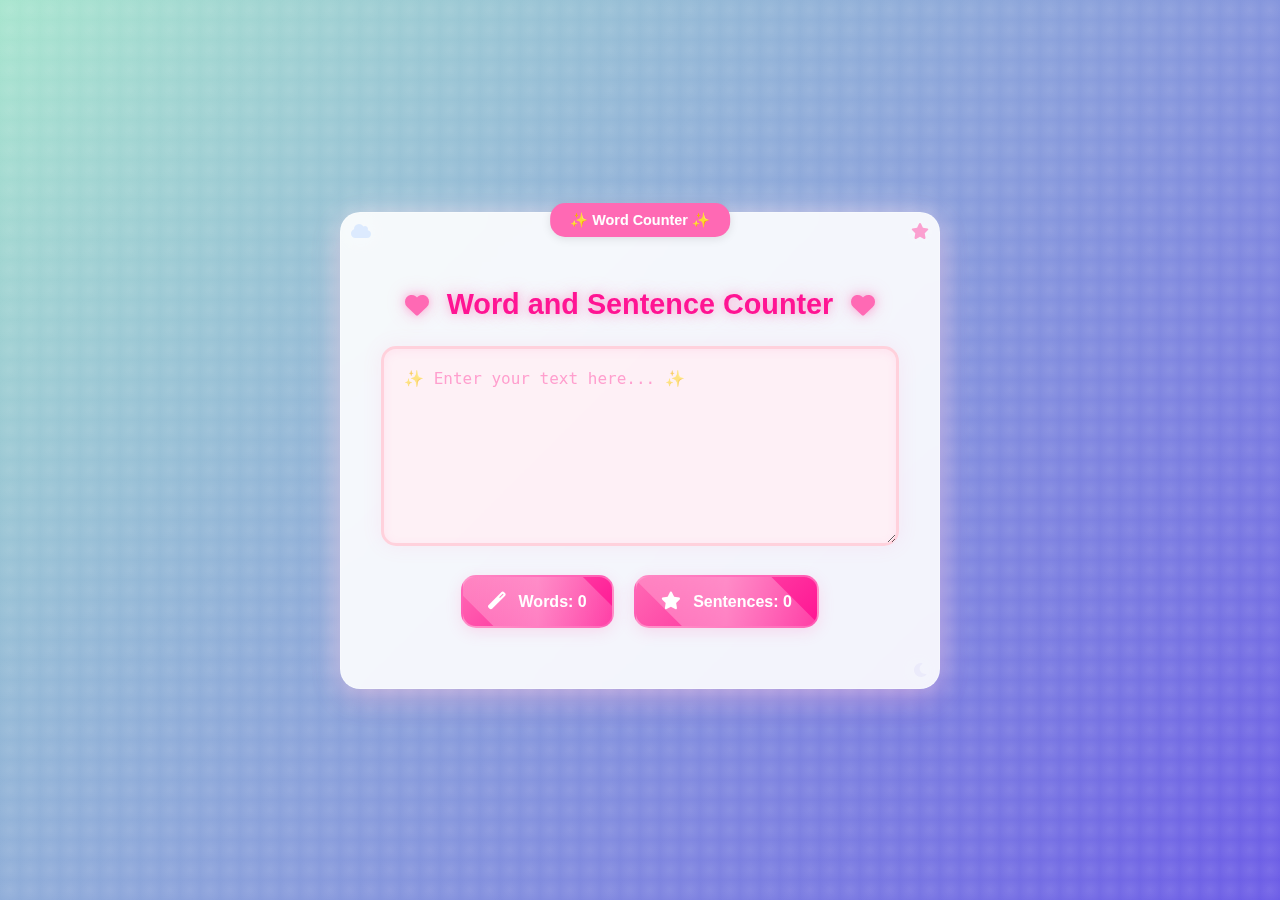
<file: Laboratory Activities/Laboratory Activity 3 - 19-11-24/index.html>
<!DOCTYPE html>
<html lang="en">
<head>
    <meta charset="UTF-8">
    <meta name="viewport" content="width=device-width, initial-scale=1.0">
    <title>✨ My Word Counter ✨</title>
    <link rel="stylesheet" href="style.css">
    <link rel="stylesheet" href="https://cdnjs.cloudflare.com/ajax/libs/font-awesome/6.0.0/css/all.min.css">
</head>
<body>
    <div class="stars"></div>
    <div class="wrapper">
        <div class="container">
            <div class="ribbon">
                <span class="ribbon-text">✨ Word Counter ✨</span>
            </div>
            <h2>
                <i class="fas fa-heart heart-beat"></i> 
                Word and Sentence Counter 
                <i class="fas fa-heart heart-beat"></i>
            </h2>
            <textarea id="textInput" placeholder="✨ Enter your text here... ✨"></textarea>
            <div class="counts-container">
                <div id="wordCount" class="counter-box">
                    <i class="fas fa-magic"></i>
                    Words: 0
                </div>
                <div id="sentenceCount" class="counter-box">
                    <i class="fas fa-star"></i>
                    Sentences: 0
                </div>
            </div>
            <div class="decoration">
                <i class="fas fa-cloud cloud"></i>
                <i class="fas fa-star star"></i>
                <i class="fas fa-moon moon"></i>
            </div>
        </div>
    </div>
    <script src="script.js"></script>
</body>
</html>
</file>
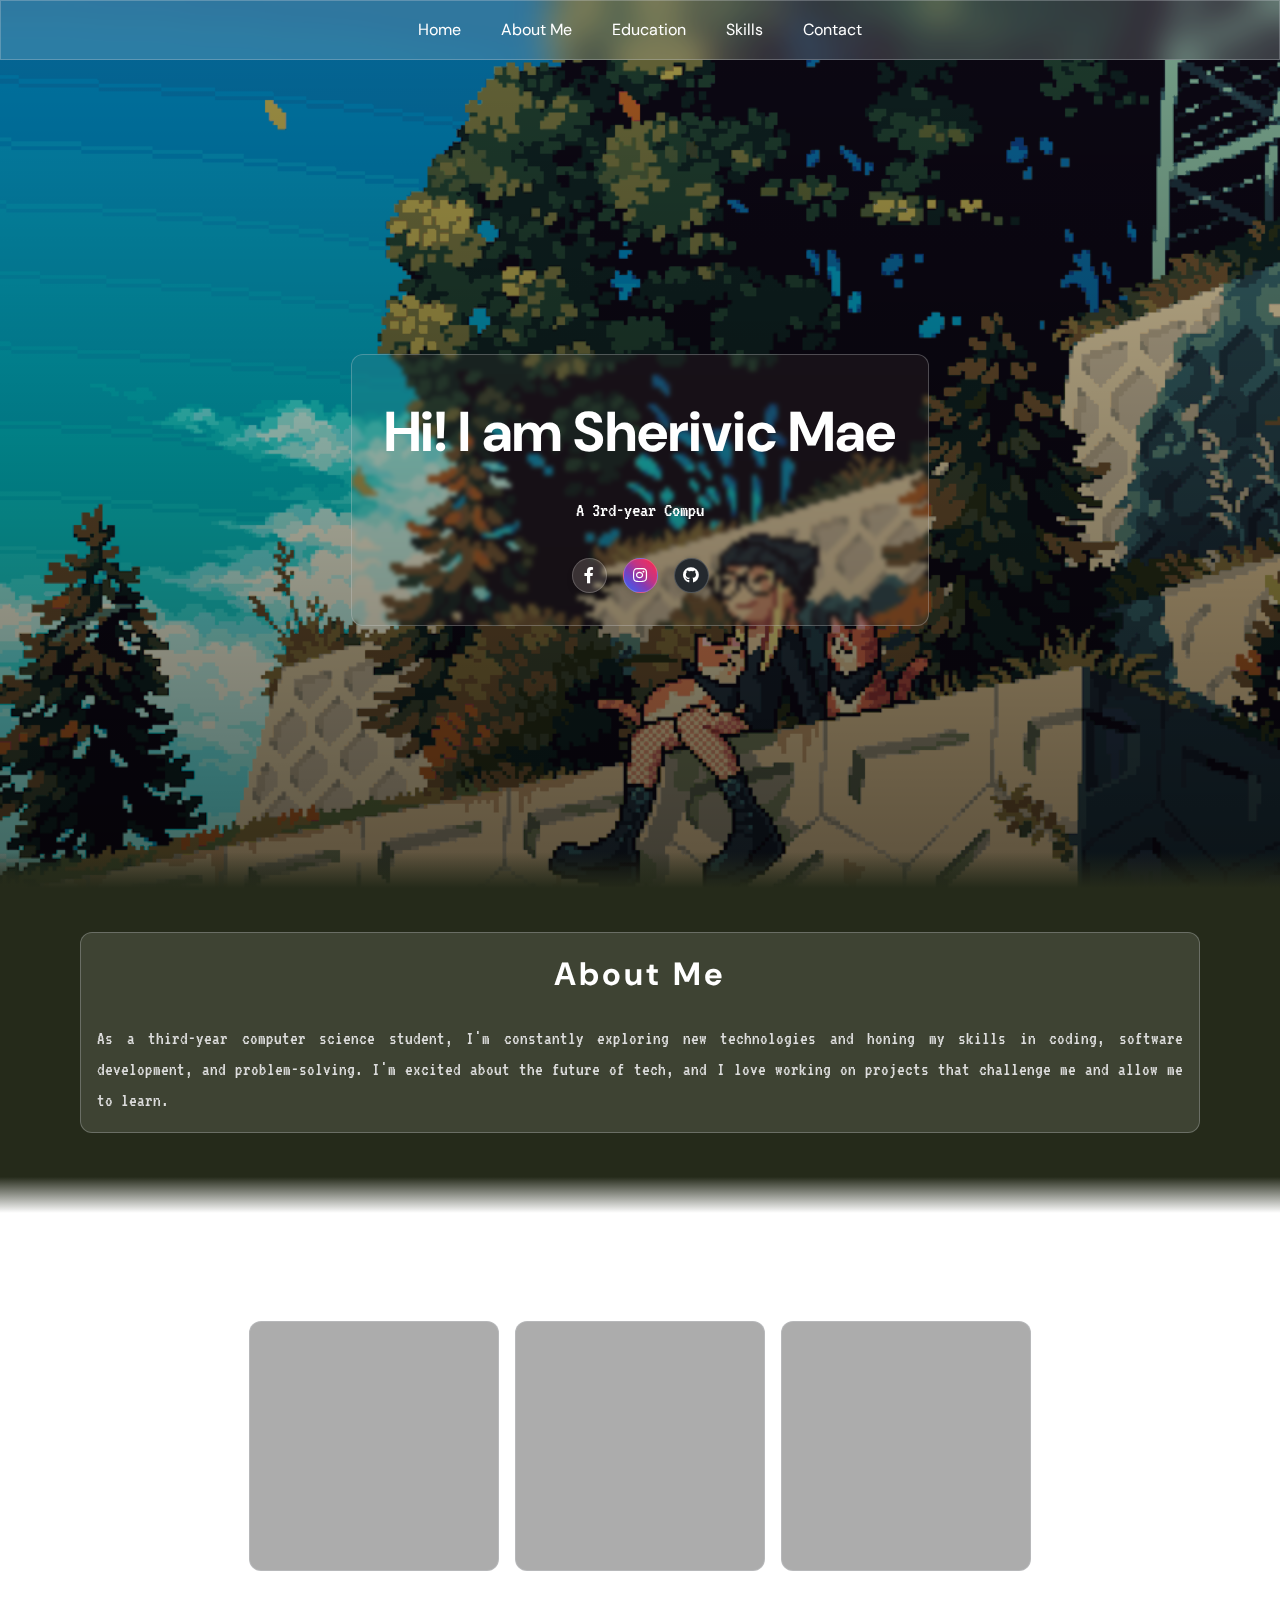
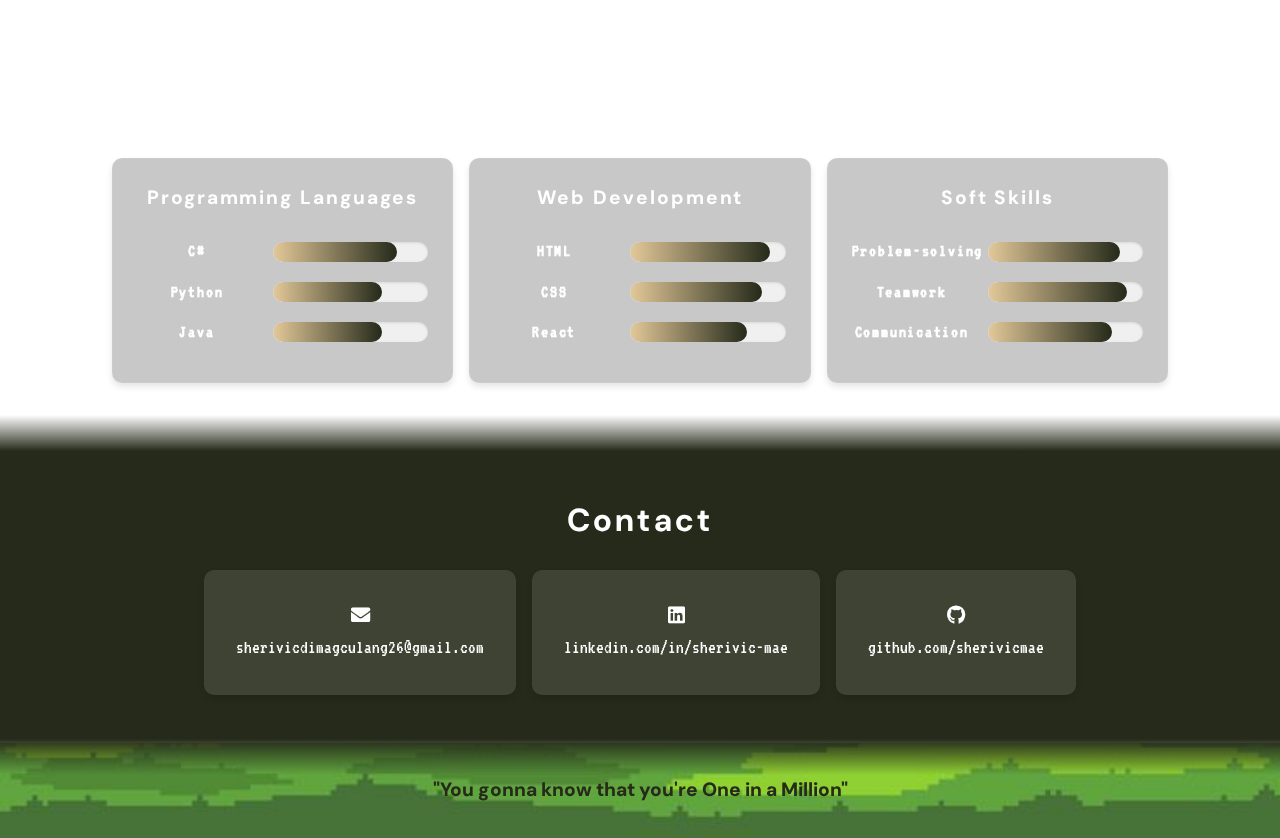
<file: Laboratory Activities/Laboratory Activity 4 - 29-11-24/index.html>
<!DOCTYPE html>
<html lang="en">
<head>
  <meta charset="UTF-8">
  <meta name="viewport" content="width=device-width, initial-scale=1.0">
  <title>Sherivic Mae's Personal Website</title>
  <link rel="stylesheet" href="https://cdnjs.cloudflare.com/ajax/libs/font-awesome/5.15.3/css/all.min.css" />
  <link rel="icon" href="images/icon.png" type="png">
  <link rel="stylesheet" href="styles.css">
  
</head>
<body>
  <header>
    <nav>
      <ul>
        <li><a href="#home">Home</a></li>
        <li><a href="#about">About Me</a></li>
        <li><a href="#education">Education</a></li>
        <li><a href="#skills">Skills</a></li>
        <li><a href="#contact">Contact</a></li>
      </ul>
    </nav>
  </header>

  <div id="home" class="hero">
    <div class="content">
      <h1>Hi! I am Sherivic Mae</h1>
      <p>A 3rd-year Computer Science student passionate about coding, technology, and problem-solving.</p>
      <div class="social-buttons">
        <a href="https://www.facebook.com/sherivicmae.dimagculang" class="social-btn facebook" aria-label="Visit my Facebook profile">
          <i class="fab fa-facebook-f"></i>
        </a>
        <a href="https://www.instagram.com/sherivic.mae" class="social-btn instagram" aria-label="Visit my Instagram profile">
          <i class="fab fa-instagram"></i>
        </a>
        <a href="https://github.com/sherivicmae" class="social-btn github" aria-label="Visit my GitHub profile">
          <i class="fab fa-github"></i>
        </a>
      </div>
    </div>
  </div>

  <div id="about" class="about-content">
    <div class="text">
      <h2>About Me</h2>
      <p>As a third-year computer science student, I'm constantly exploring new technologies and honing my skills in coding, software development, and problem-solving. I'm excited about the future of tech, and I love working on projects that challenge me and allow me to learn.</p>
    </div>
  </div>

  <div id="education" class="education">
    <h2>My Educational Journey</h2>
    <div class="timeline">
        <div class="timeline-item">
            <div class="timeline-content">
              <h3>Junior High School</h3>
              <p>Leuteboro National High School | Completed: 2020</p>
              <p>Consistent Honor Student</p>
            </div>
        </div>
        <div class="timeline-item">
            <div class="timeline-content">
                <h3>College</h3>
                <p>Batangas State University | 2022 - Present</p>
                <p>Bachelor of Science in Computer Science</p>
              </div>
        </div>
        <div class="timeline-item">
            <div class="timeline-content">
                <h3>Senior High School</h3>
                <p>Leuteboro National High School | Graduated: 2022</p>
                <p>Consistent Honor Student from STEM Strand</p>
            </div>
        </div>
    </div>
</div>

  <div id="skills" class="skills">
    <h2>Skills</h2>
    <div class="skill-items">
      <div class="skill-item">
          <h3>Programming Languages</h3>
          <div class="skill-progress">
              <div class="skill-row">
                  <span class="skill-name">C#</span>
                  <div class="progress">
                      <div class="progress-bar" style="width: 80%;" data-progress="80"></div>
                  </div>
              </div>
          </div>
          <div class="skill-progress">
              <div class="skill-row">
                  <span class="skill-name">Python</span>
                  <div class="progress">
                      <div class="progress-bar" style="width: 70%;" data-progress="70"></div>
                  </div>
              </div>
          </div>
          <div class="skill-progress">
            <div class="skill-row">
                <span class="skill-name">Java</span>
                <div class="progress">
                    <div class="progress-bar" style="width: 70%;" data-progress="70"></div>
                </div>
            </div>
        </div>
      </div>

      <div class="skill-item">
          <h3>Web Development</h3>
          <div class="skill-progress">
              <div class="skill-row">
                  <span class="skill-name">HTML</span>
                  <div class="progress">
                      <div class="progress-bar" style="width: 90%;" data-progress="90"></div>
                  </div>
              </div>
          </div>
          <div class="skill-progress">
              <div class="skill-row">
                  <span class="skill-name">CSS</span>
                  <div class="progress">
                      <div class="progress-bar" style="width: 85%;" data-progress="85"></div>
                  </div>
              </div>
          </div>
          <div class="skill-progress">
              <div class="skill-row">
                  <span class="skill-name">React</span>
                  <div class="progress">
                      <div class="progress-bar" style="width: 75%;" data-progress="75"></div>
                  </div>
              </div>
          </div>
      </div>

      <div class="skill-item">
          <h3>Soft Skills</h3>
          <div class="skill-progress">
              <div class="skill-row">
                  <span class="skill-name">Problem-solving</span>
                  <div class="progress">
                      <div class="progress-bar" style="width: 85%;" data-progress="85"></div>
                  </div>
              </div>
          </div>
          <div class="skill-progress">
              <div class="skill-row">
                  <span class="skill-name">Teamwork</span>
                  <div class="progress">
                      <div class="progress-bar" style="width: 90%;" data-progress="90"></div>
                  </div>
              </div>
          </div>
          <div class="skill-progress">
              <div class="skill-row">
                  <span class="skill-name">Communication</span>
                  <div class="progress">
                      <div class="progress-bar" style="width: 80%;" data-progress="80"></div>
                  </div>
              </div>
          </div>
      </div>
  </div>
  </div>

  <div id="contact" class="contact">
    <h2>Contact</h2>
    <div class="contact-info">
      <div class="contact-item">
        <i class="fas fa-envelope"></i>
        <p>sherivicdimagculang26@gmail.com</p>
      </div>
      <div class="contact-item">
        <i class="fab fa-linkedin"></i>
        <p>linkedin.com/in/sherivic-mae</p>
      </div>
      <div class="contact-item">
        <i class="fab fa-github"></i>
        <p>github.com/sherivicmae</p>
      </div>
    </div>
  </div>

  <footer>
    <p>"You gonna know that you're One in a Million"</p>
  </footer>

  <script src="script.js"></script>
</body>
</html>
</file>
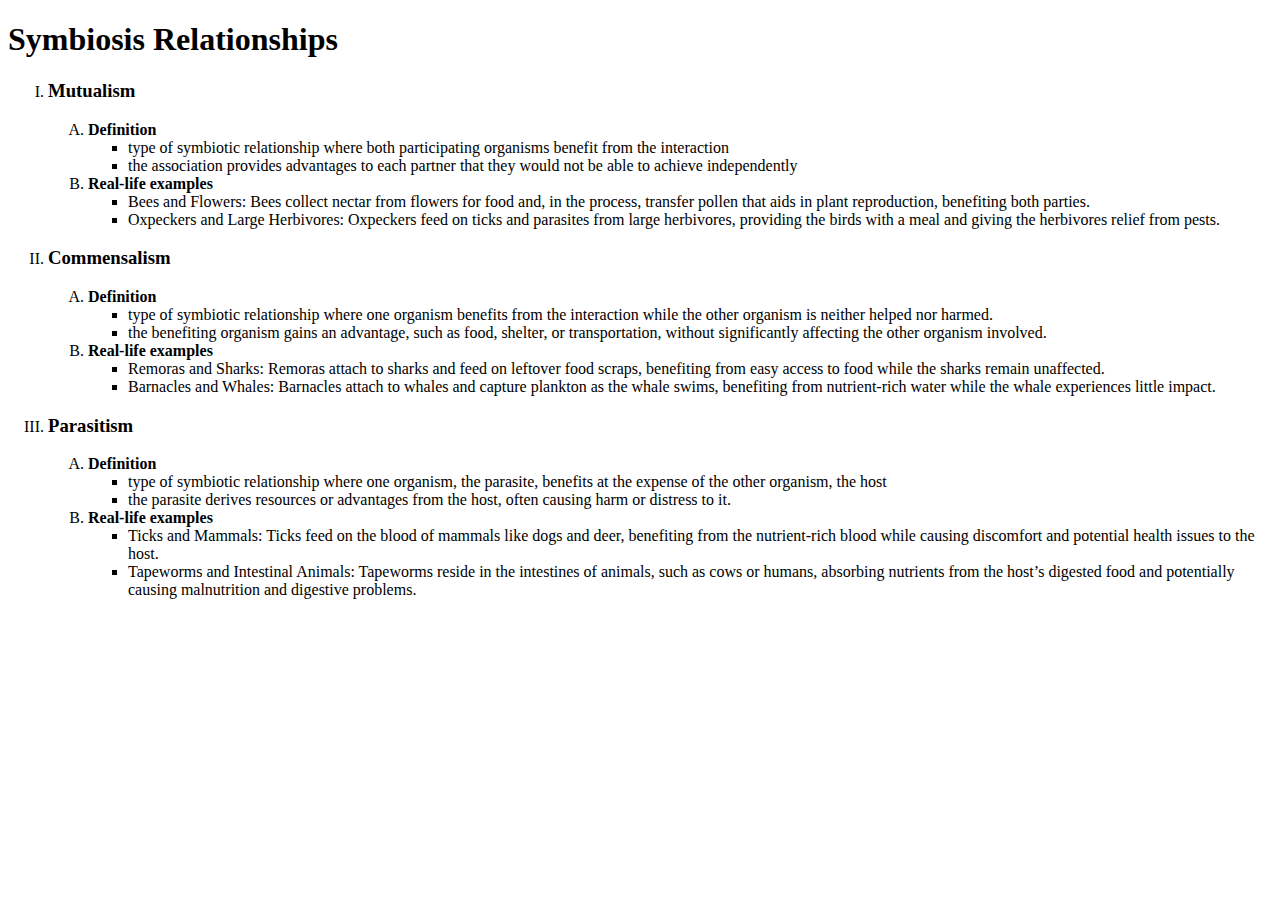
<file: Exercise Sets/exercise1.html>
<!DOCTYPE html>
<html lang="en">
  <head>
    <meta charset="UTF-8" />
    <meta name="viewport" content="width=device-width, initial-scale=1.0" />
    <title>Exercise1</title>
  </head>
  <body>
    <h1>Symbiosis Relationships</h1>
    <ol type="I">
      <li><h3>Mutualism</h3></li>
      <ol type="A">
        <li>
          <strong>Definition</strong>
        </li>
        <ul type="define">
          <li>
            type of symbiotic relationship where both participating organisms
            benefit from the interaction
          </li>
          <li>
            the association provides advantages to each partner that they would
            not be able to achieve independently
          </li>
        </ul>

        <li><strong>Real-life examples</strong></li>
        <ul type="example">
          <li>
            Bees and Flowers: Bees collect nectar from flowers for food and, in
            the process, transfer pollen that aids in plant reproduction,
            benefiting both parties.
          </li>
          <li>
            Oxpeckers and Large Herbivores: Oxpeckers feed on ticks and
            parasites from large herbivores, providing the birds with a meal and
            giving the herbivores relief from pests.
          </li>
        </ul>
      </ol>

      <li><h3>Commensalism</h3></li>
      <ol type="A">
        <li>
          <strong>Definition</strong>
        </li>
        <ul type="define">
          <li>
            type of symbiotic relationship where one organism benefits from the
            interaction while the other organism is neither helped nor harmed.
          </li>
          <li>
            the benefiting organism gains an advantage, such as food, shelter,
            or transportation, without significantly affecting the other
            organism involved.
          </li>
        </ul>

        <li><strong>Real-life examples</strong></li>
        <ul type="example">
          <li>
            Remoras and Sharks: Remoras attach to sharks and feed on leftover
            food scraps, benefiting from easy access to food while the sharks
            remain unaffected.
          </li>
          <li>
            Barnacles and Whales: Barnacles attach to whales and capture
            plankton as the whale swims, benefiting from nutrient-rich water
            while the whale experiences little impact.
          </li>
        </ul>
      </ol>

      <li><h3>Parasitism</h3></li>
      <ol type="A">
        <li>
          <strong>Definition</strong>
        </li>
        <ul type="define">
          <li>
            type of symbiotic relationship where one organism, the parasite,
            benefits at the expense of the other organism, the host
          </li>
          <li>
            the parasite derives resources or advantages from the host, often
            causing harm or distress to it.
          </li>
        </ul>

        <li><strong>Real-life examples</strong></li>
        <ul type="example">
          <li>
            Ticks and Mammals: Ticks feed on the blood of mammals like dogs and
            deer, benefiting from the nutrient-rich blood while causing
            discomfort and potential health issues to the host.
          </li>
          <li>
            Tapeworms and Intestinal Animals: Tapeworms reside in the intestines
            of animals, such as cows or humans, absorbing nutrients from the
            host’s digested food and potentially causing malnutrition and
            digestive problems.
          </li>
        </ul>
      </ol>
    </ol>
  </body>
</html>
</file>
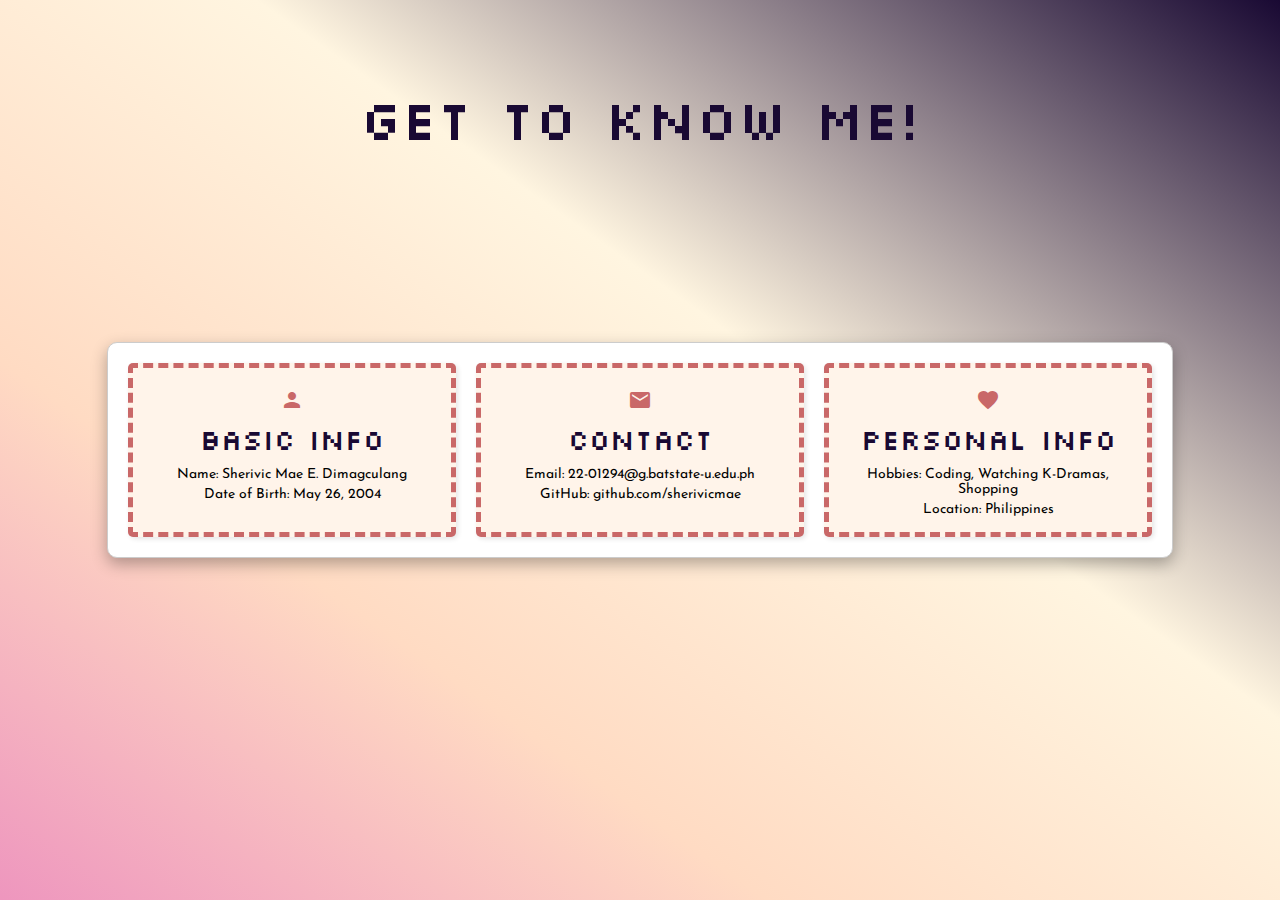
<file: Exercise Sets/Exercise 2/about.html>
<!DOCTYPE html>
<html>
<head>
    <link rel="stylesheet" href="styles.css">
    <link rel="stylesheet" href="https://fonts.googleapis.com/icon?family=Material+Icons">
    <title>About Me</title>
</head>
<body>
    <h1>Get to Know Me!</h1>
    <div class="flex-container">
        <div class="flex-child">
            <span class="material-icons">person</span>
            <h2>Basic Info</h2>
            <p>Name: Sherivic Mae E. Dimagculang</p>
            <p>Date of Birth: May 26, 2004</p>
        </div>
        <div class="flex-child">
            <span class="material-icons">email</span>
            <h2>Contact</h2>
            <p>Email: 22-01294@g.batstate-u.edu.ph</p>
            <p>GitHub: github.com/sherivicmae</p>
        </div>
        <div class="flex-child">
            <span class="material-icons">favorite</span>
            <h2>Personal Info</h2>
            <p>Hobbies: Coding, Watching K-Dramas, Shopping</p>
            <p>Location: Philippines</p>
        </div>
    </div>
</body>
</html>
</file>
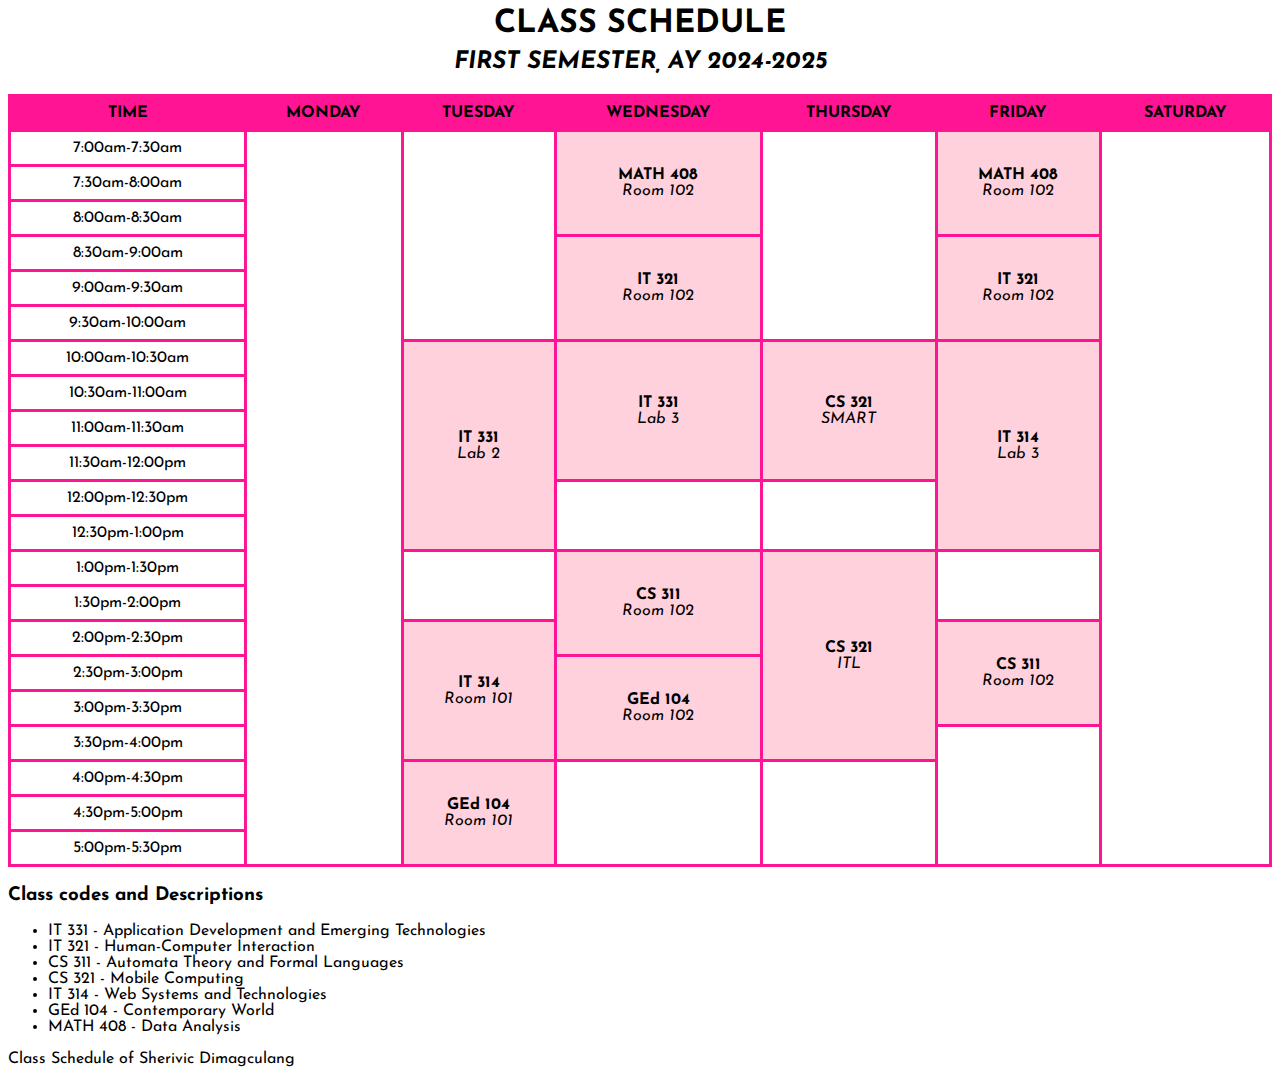
<file: Laboratory Activities/Laboratory Activity 1 - 06-08-2024/html-tables.html>
<!DOCTYPE html>
<html lang="en">
<head>
    <meta charset="UTF-8">
    <meta name="viewport" content="width=device-width, initial-scale=1.0">
    <link rel="preconnect" href="https://fonts.googleapis.com">
    <title>My Class Schedule</title>
    <style>
        @import url("https://fonts.googleapis.com/css2?family=Josefin+Sans:ital,wght@0,100..700;1,100..700&family=Squada+One&display=swap");
        body{
        font-family: "Josefin Sans", sans-serif
        }
        table {
            width: 100%;
            border: 3px solid #ff1493; 
            border-collapse: collapse; 
        }
        th, td {
            border: 3px solid #ff1493;
            padding: 8px;
            text-align: center;
        }
        th {
            background-color: #ff1493; 
        }
        .course{
            background-color: #ffd1dc;
        }
        h1, h2 {
            text-align: center; 
            margin: 0; 
        }
        h1 {
            margin-bottom: 10px; 
        }
        h2 {
            margin-top: 0;
            margin-bottom: 20px; 
        }
        footer{
            font-family: "Josefin Sans", sans-serif;
        }
        .course-code {
             font-weight: bold; 
        }
        .class-desc { 
            font-style: italic; font-size: 16px; 
        }
    
    </style>
</head>
<body>
    <h1>CLASS SCHEDULE</h1>
    <h2><i>FIRST SEMESTER, AY 2024-2025</i></h2>
    <table>
        <tr>
            <th>TIME</th>
            <th>MONDAY</th>
            <th>TUESDAY</th>
            <th>WEDNESDAY</th>
            <th>THURSDAY</th>
            <th>FRIDAY</th>
            <th>SATURDAY</th>
        </tr>
        <tr>
            <td>7:00am-7:30am</td>
            <td rowspan="22">&nbsp;</td>
            <td rowspan="6">&nbsp;</td>
            <td rowspan="3" class="course"><span class="course-code">MATH 408</span><br/>
                <span class="class-desc">Room 102</span>
            </td>
            <td rowspan="6">&nbsp;</td>
            <td rowspan="3" class="course"><span class="course-code">MATH 408</span><br/>
                <span class="class-desc">Room 102</span>
            </td>
        </tr>
        <tr>
            <td>7:30am-8:00am</td>
        </tr>
        <tr>
            <td>8:00am-8:30am</td>
        </tr>
        <tr>
            <td>8:30am-9:00am</td>
            <td rowspan="3" class="course"><span class="course-code">IT 321</span><br/>
                <span class="class-desc">Room 102</span>
            </td>
            <td rowspan="3" class="course"><span class="course-code">IT 321</span><br/>
                <span class="class-desc">Room 102</span>
            </td>
        </tr>
        <tr>
            <td>9:00am-9:30am</td>
        </tr>
        <tr>
            <td>9:30am-10:00am</td>
        </tr>
        <tr>
            <td>10:00am-10:30am</td>
            <td rowspan="6" class="course"><span class="course-code">IT 331</span><br/>
                <span class="class-desc">Lab 2</span>
            </td>
            <td rowspan="4" class="course"><span class="course-code">IT 331</span><br/>
                <span class="class-desc">Lab 3</span>
            </td>
            <td rowspan="4" class="course"><span class="course-code">CS 321</span><br/>
                <span class="class-desc">SMART</span>
            </td>
            <td rowspan="6" class="course"><span class="course-code">IT 314</span><br/>
                <span class="class-desc">Lab 3</span>
            </td>
        </tr>
        <tr>
            <td>10:30am-11:00am</td>
        </tr>
        <tr>
            <td>11:00am-11:30am</td>
        </tr>
        <tr>
            <td>11:30am-12:00pm</td>
        </tr>
        <tr>
            <td>12:00pm-12:30pm</td>
            <td rowspan="2">&nbsp;</td>
            <td rowspan="2">&nbsp;</td>
        </tr>
        <tr>
            <td>12:30pm-1:00pm</td>
        </tr>
        <tr>
            <td>1:00pm-1:30pm</td>
            <td rowspan="2">&nbsp;</td>
            <td rowspan="3" class="course"><span class="course-code">CS 311</span><br/>
                <span class="class-desc">Room 102</span>
            </td>
            <td rowspan="6" class="course"><span class="course-code">CS 321</span><br/>
                <span class="class-desc">ITL</span>
            </td>
            <td rowspan="2">&nbsp;</td>
        </tr>
        <tr>
            <td>1:30pm-2:00pm</td>
        </tr>
        <tr>
            <td>2:00pm-2:30pm</td>
            <td rowspan="4" class="course"><span class="course-code">IT 314</span><br/>
                <span class="class-desc">Room 101</span>
            </td>
            <td rowspan="3" class="course"><span class="course-code">CS 311</span><br/>
                <span class="class-desc">Room 102</span>
            </td>
        </tr>
        <tr>
            <td>2:30pm-3:00pm</td>
            <td rowspan="3" class="course"><span class="course-code">GEd 104</span><br/>
                <span class="class-desc">Room 102</span>
            </td>
        </tr>
        <tr>
            <td>3:00pm-3:30pm</td>
        </tr>
        <tr>
            <td>3:30pm-4:00pm</td>
            
            <td rowspan="4">&nbsp;</td>
            
        </tr>
        <tr>
            <td>4:00pm-4:30pm</td>
            <td rowspan="3" class="course"><span class="course-code">GEd 104</span><br/>
                <span class="class-desc">Room 101</span>
            </td>
            <td rowspan="4">&nbsp;</td>
            <td rowspan="4">&nbsp;</td>
        </tr>
        <tr>
            <td>4:30pm-5:00pm</td>
        </tr>
        <tr>
            <td>5:00pm-5:30pm</td>
        </tr>
    </table>

    <footer>
        <h3>Class codes and Descriptions</h3>
        <ul>
            <li>IT 331 - Application Development and Emerging Technologies</li>
            <li>IT 321 - Human-Computer Interaction</li>
            <li>CS 311 - Automata Theory and Formal Languages</li>
            <li>CS 321 - Mobile Computing</li>
            <li>IT 314 - Web Systems and Technologies</li>
            <li>GEd 104 - Contemporary World</li>
            <li>MATH 408 - Data Analysis</li>
        </ul>
    </footer>

    <p>Class Schedule of Sherivic Dimagculang</p>
</body>
</html>
</file>
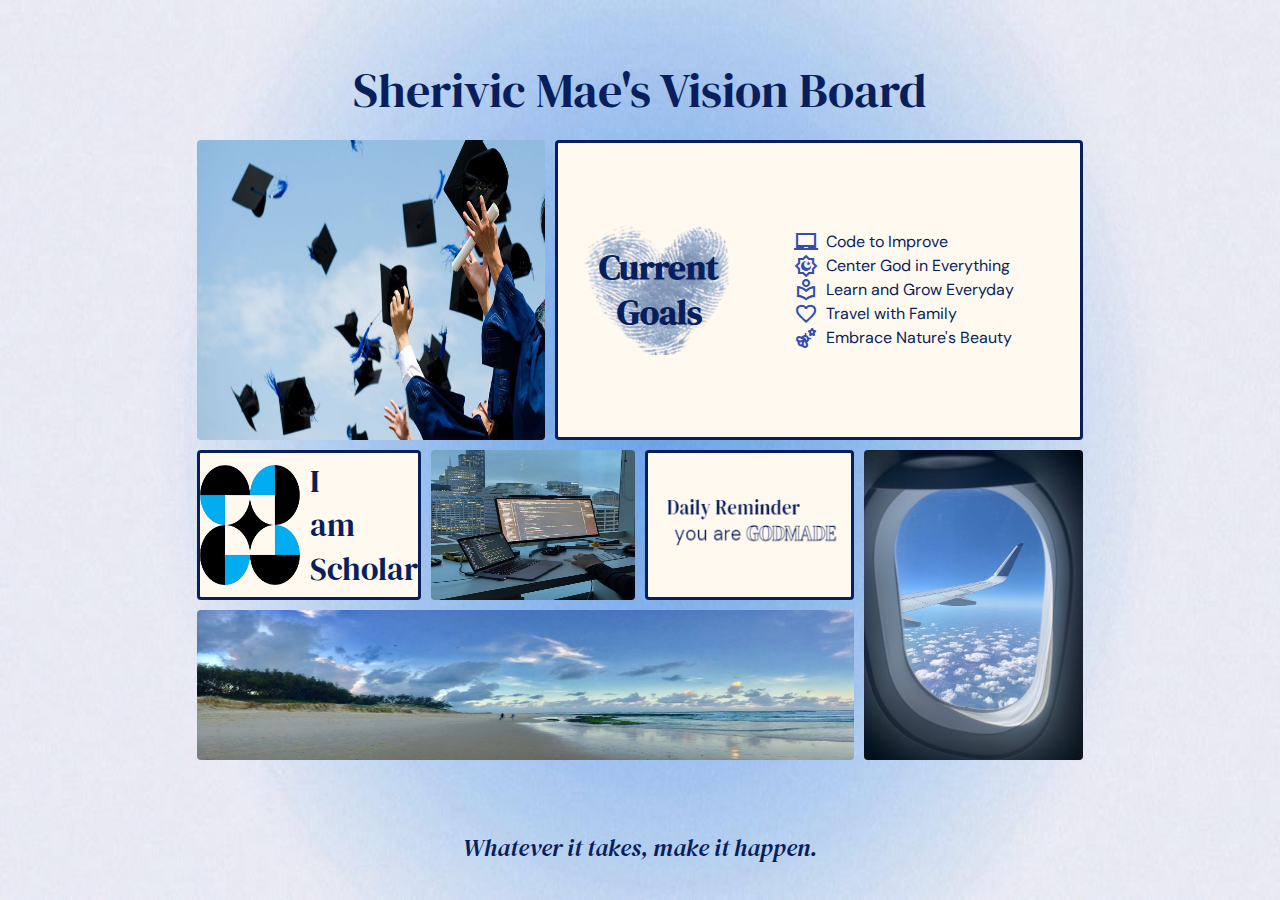
<file: Laboratory Activities/Laboratory Activity 2 - (04-10-24)/visionboard.html>
<!DOCTYPE html>
<html lang="en">
<head>
    <meta charset="UTF-8">
    <meta name="viewport" content="width=device-width, initial-scale=1.0">
    <title>My Vision Board</title>
    <link rel="stylesheet" href="styles.css">
    <link href="https://fonts.googleapis.com/css2?family=Material+Symbols+Outlined" rel="stylesheet">
</head>
<body>
    <header class="header">
        <h1>Sherivic Mae's Vision Board</h1>
    </header>
    <div class="container">

        <div class="content1">
            <div class="box1"></div>
            <div class="box2">
                <h3>
                    <span class="line">Current</span>
                    <span class="line">Goals</span>
                </h3>
                <ul>
                    <li><span class="material-symbols-outlined">laptop_chromebook</span> Code to Improve</li>
                    <li><span class="material-symbols-outlined">prayer_times</span> Center God in Everything</li>
                    <li><span class="material-symbols-outlined">local_library</span> Learn and Grow Everyday</li>
                    <li><span class="material-symbols-outlined">favorite</span> Travel with Family</li>
                    <li><span class="material-symbols-outlined">emoji_nature</span>Embrace Nature's Beauty</li>
                </ul>
            </div>
        </div>

        <div class="subContainer">

            <div class="content2">
                <div class="box3">
                    <p>
                        <img src="VisionBoard/dostScholar.png" alt="Scholar Icon" class="scholar-icon">
                        <span class="text">
                            <span class="line">I</span>
                            <span class="line">am</span>
                            <span class="line">Scholar</span>
                        </span>
                    </p>
                </div>
                <div class="box4">
                    
                </div>
                <div class="box5"></div>
                <div class="box6"></div>
            </div>

            <div class="content3">
                <div class="box7"></div>
            </div>
            
        </div>
    </div>
    <footer class="footer">
        <p>Whatever it takes, make it happen.</p>
    </footer>
</body>
</html>
</file>
<file: Laboratory Activities/Laboratory Activity 3 - 19-11-24/style.css>
:root {
    --primary-pink: #FFD1DC;
    --secondary-pink: #FFB6C1;
    --accent-pink: #FF69B4;
    --dark-pink: #FF1493;
    --light-pink: #FFF0F5;
    --pastel-purple: #E6E6FA;
    --pastel-blue: #CCE1FF;
}

* {
    margin: 0;
    padding: 0;
    box-sizing: border-box;
}

body {
    min-height: 100vh;
    font-family: 'Segoe UI', Tahoma, Geneva, Verdana, sans-serif;
    background: linear-gradient(
        -45deg, 
        #ff6b6b,  
        #ff8ec3,  
        #6c5ce7,  
        #a8e6cf   
    );
    background-size: 300% 300%; 
    animation: gradientBG 8s ease infinite;  
    position: relative;
    overflow-x: hidden;
}

@keyframes gradientBG {
    0% {
        background-position: 0% 50%;
    }
    50% {
        background-position: 100% 50%;
    }
    100% {
        background-position: 0% 50%;
    }
}

body::before {
    content: '';
    position: fixed;
    top: 0;
    left: 0;
    width: 100%;
    height: 100%;
    background-image: 
        radial-gradient(
            circle at 50% 50%,
            rgba(255, 255, 255, 0.1) 0%,
            rgba(255, 255, 255, 0.05) 50%,
            transparent 100%
        );
    background-size: 20px 20px;
    pointer-events: none;
    z-index: 1;
}

.wrapper {
    min-height: 100vh;
    display: flex;
    justify-content: center;
    align-items: center;
    padding: 20px;
    perspective: 1000px;
    position: relative;
    z-index: 2;
}

.container {
    width: 100%;
    max-width: 600px;
    padding: 40px;
    background: rgba(255, 255, 255, 0.9);
    border-radius: 20px;
    box-shadow: 
        0 10px 30px rgba(255, 105, 180, 0.2),
        0 0 30px rgba(255, 255, 255, 0.5);
    text-align: center;
    transform-style: preserve-3d;
    animation: float 6s ease-in-out infinite;
    position: relative;
    backdrop-filter: blur(10px);
    border: 1px solid rgba(255, 255, 255, 0.3);
    transition: all 0.3s ease;
}

.container:hover {
    transform: translateY(-10px) scale(1.02);
    box-shadow: 
        0 15px 40px rgba(255, 105, 180, 0.3),
        0 0 40px rgba(255, 255, 255, 0.6);
}

/* Ribbon Style */
.ribbon {
    position: absolute;
    top: -10px;
    left: 50%;
    transform: translateX(-50%);
    background: var(--accent-pink);
    padding: 8px 20px;
    border-radius: 15px;
    box-shadow: 0 2px 10px rgba(0, 0, 0, 0.1);
}

.ribbon-text {
    color: white;
    font-weight: bold;
    font-size: 0.9rem;
}

@keyframes float {
    0%, 100% { transform: translateY(0) rotate3d(1, 1, 1, 0deg); }
    50% { transform: translateY(-10px) rotate3d(1, 1, 1, 2deg); }
}

h2 {
    color: var(--dark-pink);
    margin: 35px 0 25px;
    font-size: 1.8rem;
    text-shadow: 
        0 0 10px rgba(255, 105, 180, 0.5),
        0 0 20px rgba(255, 105, 180, 0.3);
    animation: glow 3s ease-in-out infinite;
}

@keyframes glow {
    0%, 100% { text-shadow: 0 0 10px rgba(255, 105, 180, 0.5); }
    50% { text-shadow: 0 0 20px rgba(255, 105, 180, 0.8); }
}

.heart-beat {
    color: var(--accent-pink);
    margin: 0 10px;
    font-size: 1.5rem;
    animation: heartBeat 1.5s ease-in-out infinite;
}

@keyframes heartBeat {
    0%, 100% { transform: scale(1); }
    50% { transform: scale(1.2); }
}

textarea {
    width: 100%;
    height: 200px;
    padding: 20px;
    border: 3px solid var(--primary-pink);
    border-radius: 15px;
    resize: vertical;
    font-size: 16px;
    margin-bottom: 25px;
    transition: all 0.4s ease;
    background-color: rgba(255, 240, 245, 0.9);
    box-shadow: 
        inset 0 2px 10px rgba(255, 105, 180, 0.1),
        0 0 20px rgba(255, 105, 180, 0.1);
}

textarea:focus {
    outline: none;
    border-color: var(--accent-pink);
    box-shadow: 
        0 0 30px rgba(255, 105, 180, 0.3),
        inset 0 2px 10px rgba(255, 105, 180, 0.2);
    transform: translateY(-2px) scale(1.01);
}

textarea::placeholder {
    color: var(--accent-pink);
    opacity: 0.6;
}

.counts-container {
    display: flex;
    justify-content: center;
    gap: 20px;
    margin-bottom: 20px;
}

.counter-box {
    padding: 15px 25px;
    background: linear-gradient(135deg, var(--accent-pink), var(--dark-pink));
    border-radius: 15px;
    font-weight: bold;
    min-width: 140px;
    color: white;
    transition: all 0.3s ease;
    box-shadow: 0 4px 15px rgba(255, 105, 180, 0.2);
    position: relative;
    overflow: hidden;
    border: 2px solid rgba(255, 255, 255, 0.3);
}

.counter-box::before {
    content: '';
    position: absolute;
    top: -50%;
    left: -50%;
    width: 200%;
    height: 200%;
    background: linear-gradient(
        45deg,
        transparent,
        rgba(255, 255, 255, 0.1),
        transparent
    );
    transform: rotate(45deg);
    animation: shine 3s infinite;
}

@keyframes shine {
    0% { transform: translateX(-100%) rotate(45deg); }
    100% { transform: translateX(100%) rotate(45deg); }
}

.counter-box:hover {
    transform: translateY(-5px) scale(1.05);
    box-shadow: 0 8px 25px rgba(255, 105, 180, 0.3);
}

.counter-box i {
    margin-right: 8px;
    font-size: 1.1rem;
    animation: bounce 2s infinite;
}

@keyframes bounce {
    0%, 100% { transform: translateY(0); }
    50% { transform: translateY(-3px); }
}

/* Decoration Elements */
.decoration {
    position: absolute;
    width: 100%;
    height: 100%;
    top: 0;
    left: 0;
    pointer-events: none;
}

.cloud, .star, .moon {
    position: absolute;
    opacity: 0.6;
    filter: drop-shadow(0 0 5px rgba(255, 255, 255, 0.5));
}

.cloud { 
    top: 10px;
    left: 10px;
    color: var(--pastel-blue);
    animation: floatCloud 4s ease-in-out infinite;
}

.star {
    top: 10px;
    right: 10px;
    color: var(--accent-pink);
    animation: twinkleStar 2s ease-in-out infinite;
}

.moon {
    bottom: 10px;
    right: 10px;
    color: var(--pastel-purple);
    animation: rotateMoon 8s linear infinite;
}

@keyframes floatCloud {
    0%, 100% { transform: translateX(0); }
    50% { transform: translateX(10px); }
}

@keyframes twinkleStar {
    0%, 100% { opacity: 0.6; transform: scale(1); }
    50% { opacity: 1; transform: scale(1.2); }
}

@keyframes rotateMoon {
    0% { transform: rotate(0deg); }
    100% { transform: rotate(360deg); }
}

/* Custom Scrollbar */
::-webkit-scrollbar {
    width: 10px;
}

::-webkit-scrollbar-track {
    background: var(--light-pink);
    border-radius: 10px;
}

::-webkit-scrollbar-thumb {
    background: linear-gradient(var(--accent-pink), var(--dark-pink));
    border-radius: 10px;
    border: 2px solid var(--light-pink);
}

::-webkit-scrollbar-thumb:hover {
    background: var(--dark-pink);
}

@media (max-width: 480px) {
    .container {
        padding: 20px;
    }
    
    .counts-container {
        flex-direction: column;
        align-items: center;
    }

    h2 {
        font-size: 1.5rem;
    }

    .counter-box {
        width: 100%;
    }

    .ribbon {
        width: 80%;
    }
}

/* Sparkle Effect for Counter Boxes */
.counter-box::after {
    content: '';
    position: absolute;
    top: -50%;
    left: -50%;
    width: 200%;
    height: 200%;
    background: linear-gradient(
        45deg,
        transparent,
        rgba(255, 255, 255, 0.3),
        transparent
    );
    transform: rotate(45deg);
    animation: sparkle 3s infinite;
}

@keyframes sparkle {
    0% { transform: translateX(-100%) rotate(45deg); }
    100% { transform: translateX(100%) rotate(45deg); }
}

/* Floating Icons Animation */
.decoration i {
    filter: drop-shadow(0 0 10px rgba(255, 255, 255, 0.8));
    transition: all 0.3s ease;
}

.decoration i:hover {
    transform: scale(1.2) rotate(15deg);
    filter: drop-shadow(0 0 15px rgba(255, 255, 255, 1));
}

/* Add this for a subtle particle effect */
.particles {
    position: fixed;
    top: 0;
    left: 0;
    width: 100%;
    height: 100%;
    pointer-events: none;
    z-index: 1;
}

.particle {
    position: absolute;
    width: 3px;
    height: 3px;
    background: rgba(255, 255, 255, 0.5);
    border-radius: 50%;
    animation: moveParticle 20s infinite linear;
}

@keyframes moveParticle {
    0% { transform: translate(0, 0); }
    100% { transform: translate(100vw, -100vh); }
}
</file>
<file: Exercise Sets/Exercise 2/styles.css>
@import url('https://fonts.googleapis.com/css2?family=Silkscreen:wght@400;700&display=swap');
@import url("https://fonts.googleapis.com/css2?family=Josefin+Sans:ital,wght@0,100..700;1,100..700&family=Squada+One&display=swap");


:root {
  --clr-dark: #C96868;
}

html{
  font-size: 14px;
}



h1{
    position:absolute;
    top: 80px; 
    left: 50%; 
    transform: translate(-50%, -50%); 
    text-align: center; 
    margin: 10; 
    font-family: "Silkscreen", sans-serif;
    font-weight: 500;
    font-style: normal;
    font-size: 4rem;
    color: #190933;
}


body {
    display: flex;
    justify-content: center;
    align-items: center;
    height: 100vh;
    margin: 0;
    font-family: "Josefin Sans", sans-serif;
    background: linear-gradient(
      to top right, 
      #EE96BE,
      #FFDBC3 30%, 
      #FFF5E0 60%, 
      #190933 100% 
    );
  }
  
  .flex-container {
    display: flex;
    width: 80%;
    border: 1px solid #ccc;
    justify-content: space-around;
    padding: 20px;
    gap: 20px;
    background-color: white;
    border-radius: 10px;
    box-shadow: 0 6px 16px rgba(0, 0, 0, 0.3);
  
  }
  
  .flex-child {
    width: 500px;
    padding: 10px;
    text-align: center;
    background-color: #FFF4EA;
    border: 1px solid #ddd;
    border-radius: 5px;
    box-shadow: 2px 2px 5px rgba(0, 0, 0, 0.1);
    border: var(--clr-dark) dashed 5px;
  }

  .material-icons {
    font-size: 40px;
    color: var(--clr-dark);
    display: block;
    margin-top: 10px;
  }
  
  h2 {
    font-family: "Silkscreen", sans-serif;
    font-weight: 400;
    font-style: normal;
    font-size: 2rem;
    margin-top: 5px;
    margin-bottom: 10px;
    color: #190933;

  }
  
  p {
    font-size: 14px;
    margin: 5px 0;
  }
</file>
<file: Laboratory Activities/Laboratory Activity 2 - (04-10-24)/styles.css>
@import url('https://fonts.googleapis.com/css2?family=DM+Serif+Display:ital@0;1&display=swap');
@import url('https://fonts.googleapis.com/css2?family=DM+Sans:ital,opsz,wght@0,9..40,100..1000;1,9..40,100..1000&family=DM+Serif+Display:ital@0;1&display=swap');
*,
*::before,
*::after {
    margin: 0;
    padding: 0;
    box-sizing: border-box;
    --clr-planet: #334eac;
    --clr-universe: #7096d1;
    --clr-galaxy:#081f5c;
    ---clr-skyblue:#d0e3ff;
    ---clr-milkyway:#fff9f0;
   
}

body {
    display: flex;
    justify-content: center;
    align-items: center;
    min-height: 100vh;
    background-image: url('VisionBoard/flexbox_bg.jpg');
    background-size: 100% 100%; 
    background-position: center; 
    background-repeat: no-repeat;
}

.header h1{
    position:absolute;
    top: 10vh; 
    left: 50%; 
    transform: translate(-50%, -50%); 
    text-align: center; 
    margin: 10; 
    font-family: "DM Serif Display", serif;
    font-weight: 400;
    font-style: normal;
    color: var(--clr-galaxy);
    font-size: 3.0rem;
}
.container {
    width: 70vw; 
    height: 70vh; 
    display: flex;
    justify-content: space-between;
    flex-direction: column;
    padding: 5px; 
    gap: 10px; 
}

.content1, .subContainer {
    display: flex;
    justify-content: space-between;
    flex-wrap: wrap;
    flex: 1;
    gap: 10px; 
}

.content1>div, .content2>div, .content3>div {
    display: flex;
    justify-content: center;
    align-items: center;
    font-size: 2vw; 
    font-family: "DM Serif Display", serif;
    min-height: 150px; 
    border-radius: 4px;
}

.box1 {
    flex: 2;
    background-image: url('VisionBoard/graduate.jpg');
    background-size: 100% 100%; 
    background-position: center; 
    background-repeat: no-repeat; 
}

.box2 {
    flex: 3;
    background-color: var(---clr-milkyway)
}


.content2 {
    display: flex;
    justify-content: center;
    flex-wrap: wrap;
    flex: 3;
    gap: 10px; 
}

.content3 {
    display: flex;
    flex-wrap: wrap;
    flex: 1;
}

.box3, .box4, .box5 {
    flex: 1;
}

.box2 {
    display: flex;
    align-items: flex-start;

    background-color: var(---clr-milkyway);
    border: var(--clr-galaxy) solid 3px;
}

.box2 h3 {
    font-size: 2.2rem;
    margin:0;
    color: var(--clr-galaxy);
    text-align: center;
    margin-right: 50px;
    font-family: "DM Serif Display", serif;
    font-weight: 400;
    font-style: normal;
    line-height: 1; 

    background-image: url("VisionBoard/heartblue.png"); 
    background-size: 130%; 
    background-repeat: no-repeat; 
    background-position: center; 
    padding: 20px; 
    position: relative; 
    overflow: visible; 
    
}

.box2 li {
    display: flex; 
    align-items: center; 
    font-size: 1rem; 
    color: var(--clr-galaxy);
    line-height: 1.5; 
    font-family: "DM Sans", sans-serif;
    font-optical-sizing: auto;
    font-weight: 400;
    font-style: normal;
    margin-right: 50px;

}
.box2 .line {
    display: block; 
    padding:5px;
}

.box2 h3 span {
    display: block; 
    font-weight: bold; 
}

.box2 ul{
    list-style-type: none; 
    padding: 0; 
    margin: 0; 
    display: flex; 
    flex-direction: column; 
    align-items: flex-start;
}

.material-symbols-outlined {
    font-size: 0.8rem; 
    color: var(--clr-planet); 
    margin-right: 8px; 
}

.box3{
    background-color: var(---clr-milkyway);
    border: var(--clr-galaxy) solid 3px;
}

.box3 p{
    display: flex; 
    align-items:center;
}
.box3 .text-container {
    display: flex; 
    align-items: flex-start; 
}
.box3 .text{
    font-family: "DM Serif Display", serif;
    font-weight: 400;
    font-style: bold;
    font-size: 2.0rem;
    color: var(--clr-galaxy);
}
.scholar-icon {
    width: 100px;
    height: 120px;
    margin-right: 10px;
}


.box3 .line {
    display: block; 
}

.box4 {
    background-image: url('VisionBoard/coding.jpg');
    background-size: 100% 100%; 
    background-position: center; 
    background-repeat: no-repeat; 
}

.box5{
    background-image: url('VisionBoard/forGod.png');
    background-size: 100% 100%;

    background-color: var(---clr-milkyway);
    border: var(--clr-galaxy) solid 3px;
}



.box6 {
    flex: 3;
    background-image: url('VisionBoard/sea_bg.jpg');
    background-size: 100% 100%;
    background-position: center; 
    background-repeat: no-repeat; 
}

.box7 {
    flex: 3;
    background-image: url('VisionBoard/travel_with_fam.jpg');
    background-size: 100% 100%; 
    background-position: center;
    background-repeat: no-repeat; 
}


.box6, .box7 {
    flex: 100%;
}

.footer p{
    font-family: "Ultra", serif;
    font-weight: 400;
    font-style: normal;
    color: var(--clr-galaxy);
}

.footer {
    position:absolute;
    bottom: 0; 
    left: 50%; 
    transform: translate(-50%, -50%); 
    text-align: center;
    color: var(--clr-galaxy);
    padding: 10px;
    margin-top: auto; 
}
.footer p{
    font-family: "DM Serif Display", system-ui;
    font-weight: 400;
    font-style: italic;
    font-size: 1.5rem;
}


@media screen and (max-width: 768px) {
    .content2 {
        flex: 100%;
    }

    .box7 {
        min-height: 150px !important; 
    }
}

@media screen and (max-width: 600px) {
    .box1, .box3 {
        flex: 100%;
    }

    .box2, .box6 {
        min-height: 150px !important; 
    }
}
</file>
<file: Laboratory Activities/Laboratory Activity 4 - 29-11-24/styles.css>
/* Reset and Base Styles */
@import url('https://fonts.googleapis.com/css2?family=DM+Sans:ital,opsz,wght@0,9..40,100..1000;1,9..40,100..1000&family=VT323&display=swap');
* {
  margin: 0;
  padding: 0;
  box-sizing: border-box;
}

:root {
  
  --text-color: #fff;
  --sunset: #E3C999ff;
  --black-olive: #252A1Aff;
  --rich-black: #0D0815ff;

  --font-primary:"DM Sans", serif;
  --font-secondary:"VT323", serif;

}

body {
  font-family: 'Arial', sans-serif;
  line-height: 1.6;
  color: var(--text-color);
  background-color: transparent;
  overflow-x: hidden;
}

/* Responsive Typography */
html {
  font-size: 16px;
  overflow: auto; 
  -ms-overflow-style: none; 
  scrollbar-width: none; 
}


html::-webkit-scrollbar {
  display: none; 
}


/* Navigation */
header {
  position: absolute;
  top: 0;
  left: 0;
  width: 100%;
  z-index: 2;
  backdrop-filter: blur(16px) saturate(100%);
  background-color: rgba(255, 255, 255, 0.16);
  border: 1px solid rgba(209, 213, 219, 0.3);
  padding: 0.5rem;
}

nav ul {
  list-style-type: none;
  display: flex;
  justify-content: center;
  align-items: center;
  flex-wrap: wrap;
  gap: 1rem;
  padding: 0.5rem;
}

nav ul li a {
  text-decoration: none;
  color: var(--text-color);
  padding: 0.5rem 0.75rem;
  font-size: 1rem;
  transition: all 0.3s ease;
  font-family: var(--font-primary);
}

nav ul li a:hover {
  background-color: rgba(255,255,255,0.2);
  transform: scale(1.05);
}

/* Sections General Styles */
section {
  padding: 4rem 1rem;
  position: relative;
}

/* Hero Section */
.hero {
  position: relative;
  height: 100vh;
  display: flex;
  justify-content: center;
  align-items: center;
  text-align: center;
  padding-top: 6.25%; 
  background: linear-gradient(rgba(0,0,0,0.1), rgba(0,0,0,0.6)), url("images/background.gif") no-repeat center center;
  background-size: cover;
  background-attachment: fixed;
}

.hero .content {
  max-width: 90%;
  padding: 2rem;
  background: rgba(0,0,0,0.5);
  border-radius: 15px;
  backdrop-filter: blur(2px) saturate(100%);
  -webkit-backdrop-filter: blur(2px) saturate(100%);
  background-color: rgba(255, 206, 162, 0.06);
  border-radius: 12px;
  border: 1px solid rgba(209, 213, 219, 0.3);
}

.hero h1 {
  font-size: clamp(2rem, 5vw, 3.5rem);
  margin-bottom: 1rem;
  font-family: var(--font-primary);
}

.hero p {
  font-size: clamp(1rem, 3vw, 1.3rem);
  margin-bottom: 2rem;
  font-family: var(--font-secondary);

}

/* Social Buttons - Enhanced Design */
.social-buttons {
    display: flex;
    justify-content: center;
    align-items: center;
    gap: 1rem;
    flex-wrap: wrap;
}

.social-btn {
    display: inline-flex;
    justify-content: center;
    align-items: center;
    width: 35px;
    height: 35px;
    border-radius: 50%;
    background-color: rgba(255, 255, 255, 0.1);
    backdrop-filter: blur(10px);
    border: 1px solid rgba(255, 255, 255, 0.2);
    color: #ffffff;
    text-decoration: none;
    transition: all 0.4s ease;
    position: relative;
    overflow: hidden;
    box-shadow: 0 4px 6px rgba(0, 0, 0, 0.1);
}

.social-btn::before {
    content: '';
    position: absolute;
    top: 0;
    left: -100%;
    width: 100%;
    height: 100%;
    background: linear-gradient(
        120deg, 
        transparent, 
        rgba(255, 255, 255, 0.3), 
        transparent
    );
    transition: all 0.4s ease;
}

.social-btn:hover {
    transform: scale(1.15);
    box-shadow: 0 8px 15px rgba(0, 0, 0, 0.2);
    color: #ffffff;
}

.social-btn:hover::before {
    left: 100%;
}


.social-btn.github { background-color: #24292e; }
.social-btn.linkedin { background-color: #0077B5; }
.social-btn.twitter { background-color: #1DA1F2; }
.social-btn.instagram { 
    background: linear-gradient(45deg, #405DE6, #5851DB, #833AB4, #C13584, #E1306C, #FD1D1D); 
}

/* Responsive adjustments */
@media (max-width: 600px) {
    .social-btn {
        width: 45px;
        height: 45px;
    }
}



/* About Section */
.about-content {
  display: flex;
  align-items: center;
  background: linear-gradient(
    180deg, 
    transparent 0%, 
    var(--black-olive) 10%, 
    var(--black-olive) 90%, 
    transparent 100%
  );
  position: relative;
  margin-top: -3rem; 
  margin-bottom: 2rem; 
  z-index: 2;
  padding: 5rem;
  gap: 2rem;
}

.about-content h2{
  color: white;
  text-align: center;
  margin-bottom: 1.5rem;
  font-size: 2rem;
  letter-spacing: 0.1em;
  font-family: var(--font-primary);
}

.about-content p{
  color: #ddd;
  text-align: justify;
  font-size: 1.2rem;
  margin: 0;
  font-family: var(--font-secondary);
}

.about-content .text {
  backdrop-filter: blur(5px) saturate(121%);
  -webkit-backdrop-filter: blur(5px) saturate(121%);
  background-color: rgba(255, 255, 255, 0.12);
  border-radius: 12px;
  border: 1px solid rgba(209, 213, 219, 0.3);
  padding:1rem;
  flex: 1;
}

.about-content .text:hover {
  transform: translateY(-10px);
}



/* Education Timeline */
.education {
  width: 100%;
  background:url("images/flowerfield_bg.jpg");
  background-attachment: fixed;
  background-position: center bottom;
  background-repeat: no-repeat;
  background-size: cover;
  
  position: relative;
  margin-top: -5rem; 
  margin-bottom: -5rem; 
  z-index: 1;
  padding: 5rem;
}

.education h2 {
  color: white;
  text-align: center;
  margin-bottom: 1.5rem;
  font-size: 2rem;
  letter-spacing: 0.1em;
  font-family: var(--font-primary);
  max-width: 100%;
  z-index: 2;
  backdrop-filter: blur(16px) saturate(100%);
}

.timeline {
  display: flex;
  justify-content: center; /* Center the timeline horizontally */
  gap: 1rem;
  width: 100%;
  height: 250px;
}

.timeline-item {
  flex: 1;
  overflow: hidden;
  cursor: pointer;
  border-radius: 4px;
  transition: flex 0.5s ease;
  backdrop-filter: blur(3px) saturate(78%);
  -webkit-backdrop-filter: blur(3px) saturate(78%);
  background-color: rgba(74, 74, 74, 0.46);
  border-radius: 12px;
  border: 1px solid rgba(209, 213, 219, 0.3);
  display: flex;
  justify-content: center;
  align-items: center;
  position: relative;
  max-width: 250px; /* Limit the maximum width of each item */
}

.timeline-item:hover {
  flex: 4;
  max-width: 400px; /* Expand the width on hover */
}

.timeline-content {
  text-align: center;
  padding: 15px;
  color: transparent;
  transition: color 0.5s;
  opacity: 0;
  transform: translateY(20px);
  transition: all 0.5s ease;
}

.timeline-item:hover .timeline-content {
  color: #fff;
  opacity: 1;
  transform: translateY(0);
}

.timeline-content h3 {
  color: white;
  margin: 0 0 10px 0;
  font-size: 1.2rem;
  text-transform: uppercase;
  letter-spacing: 0.1em;
  font-family: var(--font-primary);
}

.timeline-content p {
  display: none;
  color: #ddd;
  font-size: 1rem;
  margin: 0;
  font-family: var(--font-secondary);
}

.timeline-item:hover .timeline-content p {
  display: block;
  animation: fadeIn 0.5s ease-in-out;
}

@keyframes fadeIn {
  0% { opacity: 0; }
  100% { opacity: 1; }
}

/* Responsive Design */
@media screen and (max-width: 768px) {
  .timeline {
      flex-direction: column;
      height: auto;
      gap: 1rem;
  }

  .timeline-item {
      max-width: 100%;
      height: 80px;
  }

  .timeline-item:hover {
      height: 200px;
  }

  .timeline-content {
      display: flex;
      flex-direction: column;
      justify-content: center;
  }
}

/* Skills Section */
.skills {
  background:url("images/flowerfield_bg.jpg");
  background-attachment: fixed;
  background-position: center bottom;
  background-repeat: no-repeat;
  background-size: cover;
  padding: 7rem;
  color: white;
}
.skills h2 {
  color: white;
  text-align: center;
  margin-bottom: 1.5rem;
  font-size: 2rem;
  letter-spacing: 0.1em;
  font-family: var(--font-primary);
  max-width: 100%;
  z-index: 2;
  backdrop-filter: blur(16px) saturate(100%);
}

.skills h3 {
  color: white;
  text-align: center;
  margin-bottom: 1.5rem;
  font-size: 1.2rem;
  letter-spacing: 0.1em;
  font-family: var(--font-primary);
}

.skill-name {
  color: white;
  text-align: center;
  font-size: 1.1rem;
  letter-spacing: 0.1em;
  font-family: var(--font-secondary);
}
.skill-items {
  display: grid;
  grid-template-columns: repeat(auto-fit, minmax(250px, 1fr));
  gap: 1rem;
  max-width: 1200px;
  margin: 0 auto;
}

.skill-item {
  backdrop-filter: blur(3px) saturate(78%);
  -webkit-backdrop-filter: blur(3px) saturate(78%);
  background-color: rgba(74, 74, 74, 0.3);
  border-radius: 12px;
  border: 1px solid rgba(209, 213, 219, 0.3);
  padding: 1.5rem;
  border-radius: 10px;
  transition: transform 0.3s ease;
  box-shadow: 0 4px 6px rgba(0,0,0,0.1);
}

.skill-item:hover {
  transform: translateY(-10px);
}

/* Skill Progress Bar */
.skill-progress {
  margin-bottom: 0.75rem;
}

.skill-row {
  display: flex;
  align-items: center;
  gap: 1rem;
}

.skill-name {
  flex-shrink: 0;
  width: 120px;
  font-weight: bold;
  white-space: nowrap;
}

.progress {
  flex-grow: 1;
  background-color: #f0f0f0;
  border-radius: 20px;
  overflow: hidden;
  height: 20px;
  box-shadow: inset 0 1px 3px rgba(0, 0, 0, 0.1);
  position: relative;
}

.progress-bar {
  background: linear-gradient(90deg,  #E3C999ff, #252A1Aff);
  height: 100%;
  width: 0;
  text-align: right;
  padding-right: 10px;
  color: white;
  font-size: 0.9rem;
  line-height: 20px;
  border-radius: 20px;
  transition: width 2s ease-in-out;
}

/* Contact Section */
.contact {
  background-color: var(--black-olive);
  color: white;
  background: linear-gradient(
    180deg,
    transparent 0%,
    var(--black-olive) 10%,
    var(--black-olive) 90%,
    transparent 100%
  );
  position: relative;
  margin-top: -5rem;
  margin-bottom: -7rem;

  z-index: 2;
  padding: 5rem;
  overflow: hidden;
}

.contact h2 {
  color: white;
  text-align: center;
  margin-bottom: 1.5rem;
  font-size: 2rem;
  letter-spacing: 0.1em;
  font-family: var(--font-primary);
}

.contact-info {
  display: flex;
  justify-content: center;
  flex-wrap: wrap;
  gap: 1rem;
}

.contact-item {
  backdrop-filter: blur(5px) saturate(121%);
  -webkit-backdrop-filter: blur(5px) saturate(121%);
  background-color: rgba(255, 255, 255, 0.12);
  border-radius: 12px;
  padding: 2rem;
  border-radius: 10px;
  box-shadow: 0 4px 6px rgba(0,0,0,0.1);
  text-align: center;
  transition: transform 0.3s ease;
  font-family: var(--font-secondary);
  font-size: 1.2rem;
}

.contact-item:hover {
  transform: translateY(-10px);
}


/* Footer styles */
footer {
  position: relative; 
  width: 100%; 
  text-align: center;
  padding: 2rem;
  margin-top: 5rem;
  background: url("images/footer.jpg");
  background-position: center bottom;
  background-size: cover; 
  color: var(--black-olive);
  z-index: 1;
  font-weight: 800;
  font-family: var(--font-primary);
  font-size:1.2rem;
}



/* Responsive Breakpoints */
/* Mobile Devices (below 640px) */
@media screen and (max-width: 640px) {
  /* Typography */
  html {
      font-size: 14px;
  }

  nav ul {
    flex-wrap: nowrap;
    justify-content: space-between;
    gap: 0.25rem;
  }

  nav ul li a {
    padding: 0.25rem 0.5rem;
    font-size: 0.8rem;
  }

  /* Hero Section */
  .hero {
      height: auto;
      min-height: 100vh;
  }

  .hero .content {
      width: 95%;
      padding: 1rem;
  }

  /* About Section */
  .about-content {
      flex-direction: column;
      text-align: center;
      margin-top: -4rem;
  }

  /* Education Timeline */
  .timeline {
      padding: 0 1rem;
  }

  .timeline-item {
      width: 100%;
      margin-bottom: 1rem;
  }

  /* Skills Section */

  .skills{
    padding: 5rem;
  }

  .skill-items {
      grid-template-columns: 1fr;
  }

  /* Contact Section */

  .contact {
    margin-top: -5rem;
    margin-bottom: -9rem;
    padding: 3rem;
  }

  .contact-info {
      flex-direction: column;
      align-items: stretch;
  }

  .contact-item {
      margin-bottom: 1rem;
  }

  
}

@media screen and (max-width:740px){

  .timeline-item:hover {
    align-self: center;
  }
  .contact {
    margin-top: -4rem;
    margin-bottom: -9rem;
    padding: 4rem;
  }
}

/* Tablet Devices (641px - 1024px) */
@media screen and (min-width: 641px) and (max-width: 1024px) {
  html {
      font-size: 15px;
  }

  .about-content {
      padding: 5rem;
      gap: 1.5rem;
  }

  

  .skills{
    padding: 5rem;
  }

  .skill-items {
      grid-template-columns: repeat(2, 1fr);
  }
}

/* Large Screens (1025px and above) */
@media screen and (min-width: 1025px) {
  .container {
      max-width: 1200px;
      margin: 0 auto;
  }
}

/* Accessibility and Performance Enhancements */
@media (prefers-reduced-motion: reduce) {
  * {
      animation: none !important;
      transition: none !important;
  }
}
</file>
